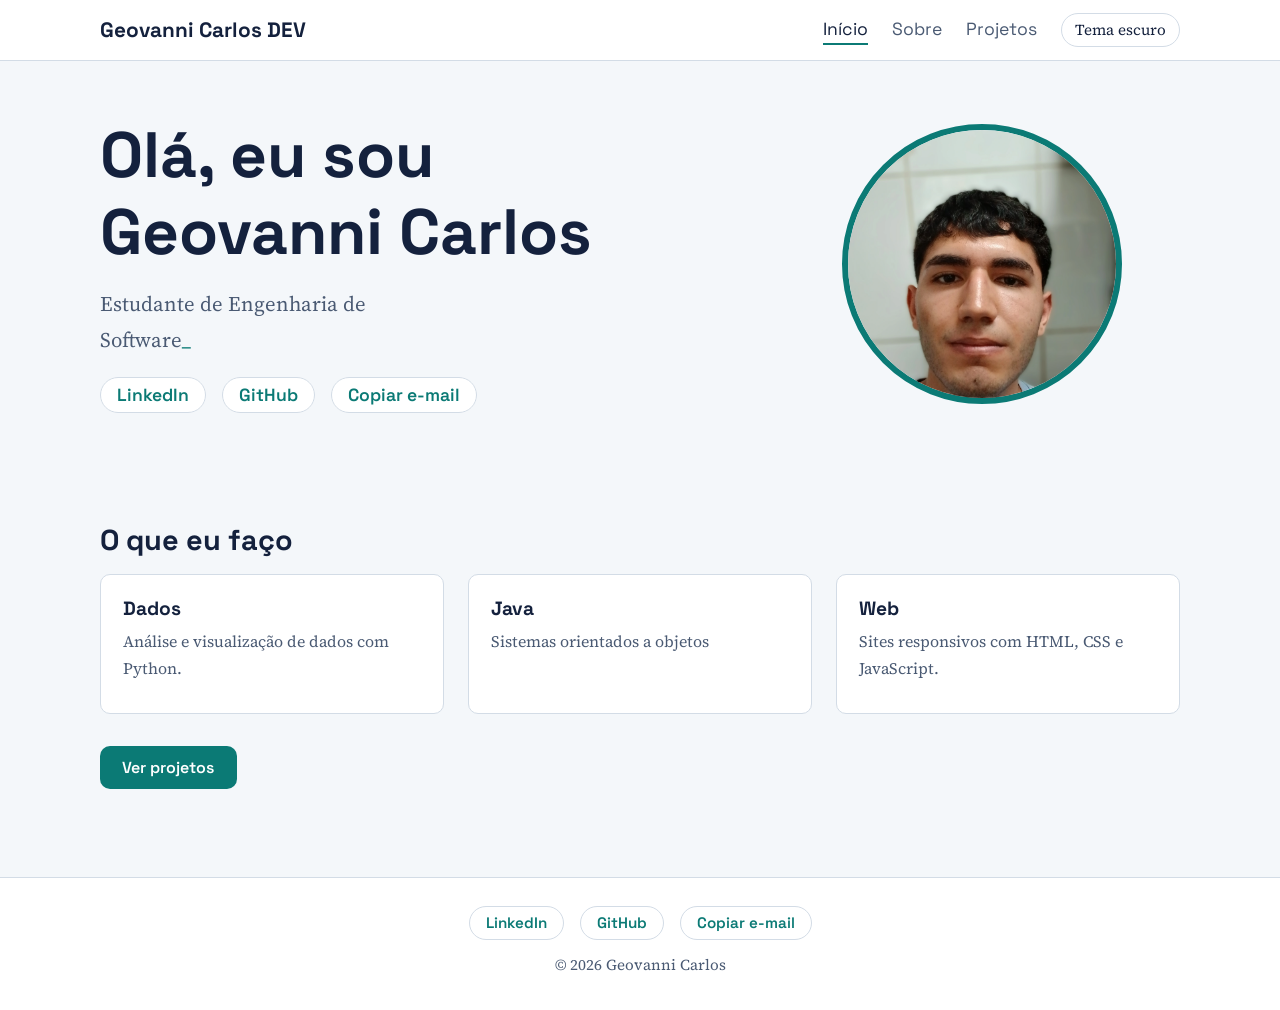
<file: index.html>
<!DOCTYPE html>
<html lang="pt-BR">
<head>
  <meta charset="UTF-8">
  <meta name="viewport" content="width=device-width, initial-scale=1">
  <meta name="description" content="Portfólio de Geovanni Carlos, estudante de Engenharia de Software.">
  <title>Início | Geovanni</title>
  <link rel="shortcut icon" href="img/machine-learning.png" type="image/x-icon">
  <link rel="preconnect" href="https://fonts.googleapis.com">
  <link href="https://fonts.googleapis.com/css2?family=Source+Serif+4&family=Space+Grotesk:wght@500;700&display=swap" rel="stylesheet">
  <link rel="stylesheet" href="css/base.css">
  <link rel="stylesheet" href="css/layout.css">
  <link rel="stylesheet" href="css/componentes.css">
  <link rel="stylesheet" href="css/responsivo.css">
</head>
<body>
  <header class="cabecalho">
    <div class="container">
      <a class="logo" href="index.html">Geovanni Carlos DEV</a>
      <button class="botao-menu" id="botao-menu" aria-label="Abrir menu" aria-expanded="false">☰</button>
      <nav class="menu" id="menu" aria-label="Principal">
        <ul>
          <li><a href="index.html" class="ativo" aria-current="page">Início</a></li>
          <li><a href="sobre.html">Sobre</a></li>
          <li><a href="projetos.html">Projetos</a></li>
          <li><button class="botao-tema" id="botao-tema" type="button">Tema escuro</button></li>
        </ul>
      </nav>
    </div>
  </header>
  <main>
    <section class="hero">
      <div class="container">
        <div>
          <h1>Olá, eu sou <br>Geovanni Carlos</h1>
          <p class="subtitulo cursor">Estudante de Engenharia de Software</p>
          <ul class="redes">
            <li><a href="https://www.linkedin.com/in/geovanni-zucolli-b94245346" target="_blank" rel="noopener">LinkedIn</a></li>
            <li><a href="https://github.com/geovannizucolii" target="_blank" rel="noopener">GitHub</a></li>
            <li><a href="#" id="copiar-email">Copiar e-mail</a></li>
          </ul>
        </div>
        <img class="foto-perfil" src="img/1792072974838.png" alt="Foto de perfil de Geovanni Carlos" width="280" height="280">
      </div>
    </section>
    <section>
      <div class="container">
        <h2>O que eu faço</h2>
        <div class="grade">
          <article class="cartao"><h3>Dados</h3><p>Análise e visualização de dados com Python.</p></article>
          <article class="cartao"><h3>Java</h3><p>Sistemas orientados a objetos</p></article>
          <article class="cartao"><h3>Web</h3><p>Sites responsivos com HTML, CSS e JavaScript.</p></article>
        </div>
        <p style="margin-top:2rem"><a class="botao" href="projetos.html">Ver projetos</a></p>
      </div>
    </section>
  </main>
  <footer class="rodape">
    <div class="container">
      <ul class="redes">
        <li>
          <a href="https://www.linkedin.com/in/geovanni-zucolli-b94245346" target="_blank" rel="noopener">LinkedIn</a>
        </li>
        <li>
          <a href="https://github.com/geovannizucolii" target="_blank" rel="noopener">GitHub</a>
        </li>
        <li>
          <a href="#" id="copiar-email">Copiar e-mail</a>
        </li>
      </ul>
      <p>&copy; <span id="ano">2026</span> Geovanni Carlos</p>
    </div>
  </footer>
  <script src="js/script.js"></script>
</body>
</html>
</file>
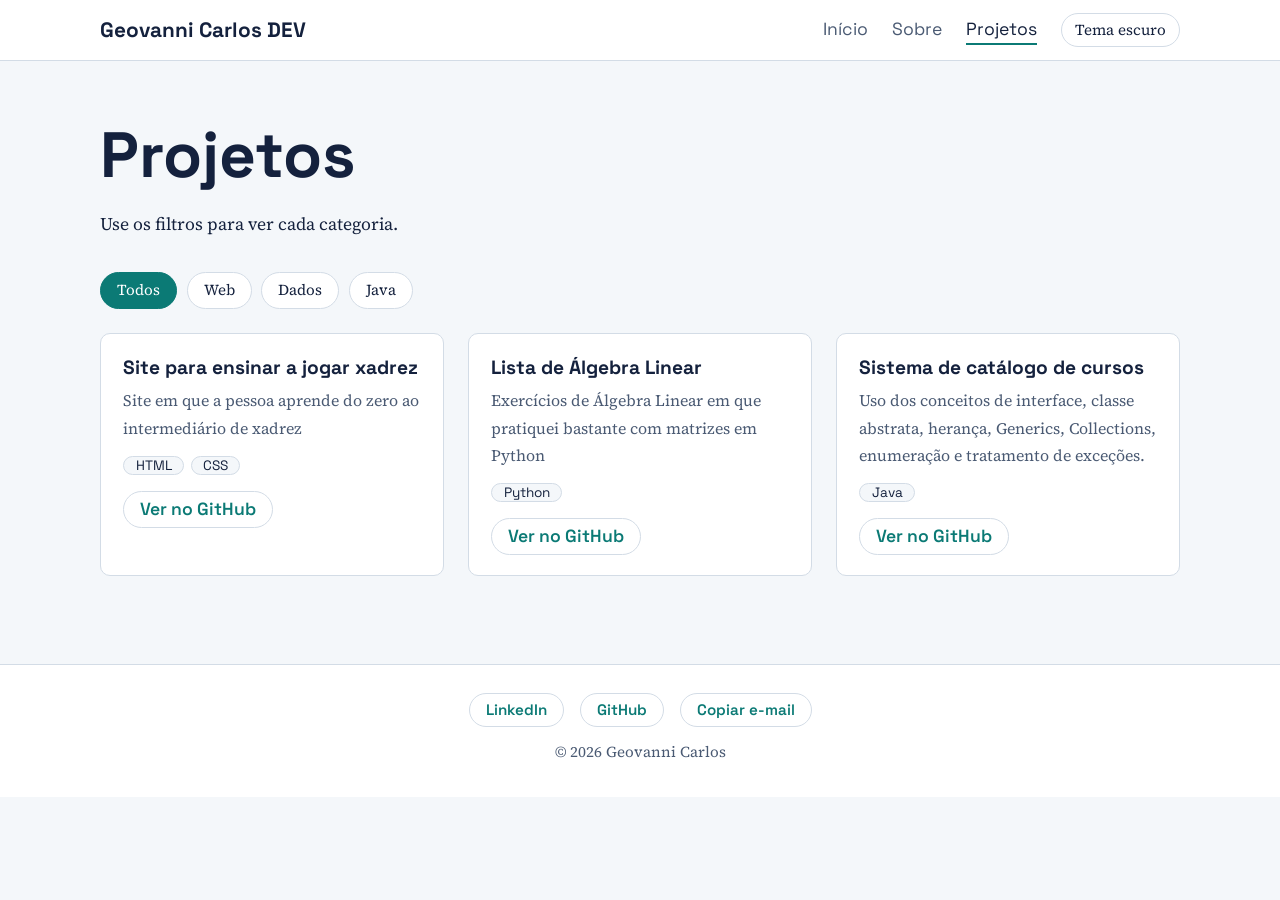
<file: projetos.html>
<!DOCTYPE html>
<html lang="pt-BR">
<head>
  <meta charset="UTF-8">
  <meta name="viewport" content="width=device-width, initial-scale=1">
  <meta name="description" content="Portfólio de Geovanni Carlos, estudante de Engenharia de Software.">
  <title>Projetos | Geovanni</title>
  <link rel="shortcut icon" href="img/machine-learning.png" type="image/x-icon">
  <link rel="preconnect" href="https://fonts.googleapis.com">
  <link href="https://fonts.googleapis.com/css2?family=Source+Serif+4&family=Space+Grotesk:wght@500;700&display=swap" rel="stylesheet">
  <link rel="stylesheet" href="css/base.css">
  <link rel="stylesheet" href="css/layout.css">
  <link rel="stylesheet" href="css/componentes.css">
  <link rel="stylesheet" href="css/responsivo.css">
</head>
<body>
  <header class="cabecalho">
    <div class="container">
      <a class="logo" href="index.html">Geovanni Carlos DEV</a>
      <button class="botao-menu" id="botao-menu" aria-label="Abrir menu" aria-expanded="false">☰</button>
      <nav class="menu" id="menu" aria-label="Principal">
        <ul>
          <li><a href="index.html">Início</a></li>
          <li><a href="sobre.html">Sobre</a></li>
          <li><a href="projetos.html" class="ativo" aria-current="page">Projetos</a></li>
          <li><button class="botao-tema" id="botao-tema" type="button">Tema escuro</button></li>
        </ul>
      </nav>
    </div>
  </header>
  <main>
    <section>
      <div class="container">
        <h1>Projetos</h1>
        <p style="margin:1rem 0 2rem">Use os filtros para ver cada categoria.</p>
        <div class="filtros" role="group" aria-label="Filtrar projetos">
          <button class="ativo" data-filtro="todos" type="button">Todos</button>
          <button data-filtro="web" type="button">Web</button>
          <button data-filtro="dados" type="button">Dados</button>
          <button data-filtro="java" type="button">Java</button>
        </div>
        <div class="grade">
          <article class="cartao" data-categoria="web">
            <h3>Site para ensinar a jogar xadrez</h3>
            <p>Site em que a pessoa aprende do zero ao intermediário de xadrez</p>
            <span class="etiqueta">HTML</span>
            <span class="etiqueta">CSS</span>
            <ul class="redes">
              <li><a href="https://github.com/geovannizucolii/Site_tutorial_xadrez" target="_blank" rel="noopener">Ver no GitHub</a></li>
            </ul>
            
          </article>
          <article class="cartao" data-categoria="dados">
            <h3>Lista de Álgebra Linear</h3>
            <p>Exercícios de Álgebra Linear em que pratiquei bastante com matrizes em Python</p>
            <span class="etiqueta">Python</span>
            <ul class="redes">
              <li><a href="https://github.com/geovannizucolii/lista_algebra_linear" target="_blank" rel="noopener">Ver no GitHub</a></li>
            </ul>
          </article>
          <article class="cartao" data-categoria="java">
            <h3>Sistema de catálogo de cursos</h3>
            <p>Uso dos conceitos de interface, classe abstrata, herança, Generics, Collections, enumeração e tratamento de exceções.</p>
            <span class="etiqueta">Java</span>
            <ul class="redes">
              <li><a href="https://github.com/geovannizucolii/sistema_de_cursos" target="_blank" rel="noopener">Ver no GitHub</a></li>
            </ul>
          </article>
        </div>
      </div>
    </section>
  </main>
  <footer class="rodape">
    <div class="container">
      <ul class="redes">
        <li>
          <a href="https://www.linkedin.com/in/geovanni-zucolli-b94245346" target="_blank" rel="noopener">LinkedIn</a>
        </li>
        <li>
          <a href="https://github.com/geovannizucolii" target="_blank" rel="noopener">GitHub</a>
        </li>
        <li>
          <a href="#" id="copiar-email">Copiar e-mail</a>
        </li>
      </ul>
      <p>&copy; <span id="ano">2026</span> Geovanni Carlos</p>
    </div>
  </footer>
  <script src="js/script.js"></script>
</body>
</html>
</file>
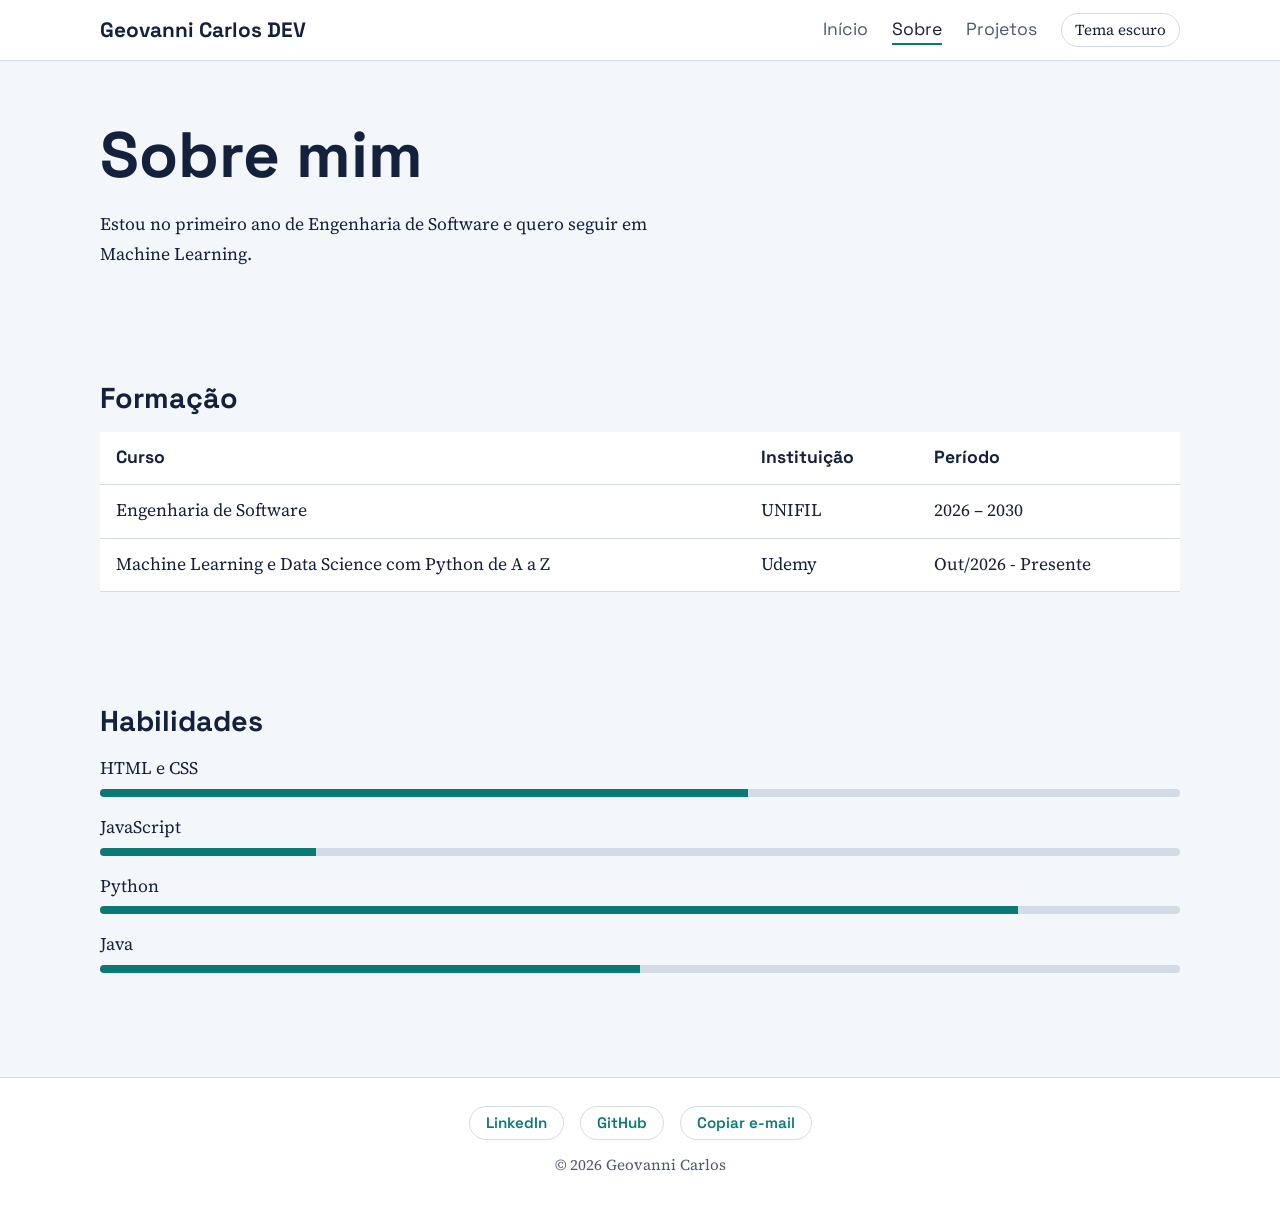
<file: sobre.html>
<!DOCTYPE html>
<html lang="pt-BR">
<head>
  <meta charset="UTF-8">
  <meta name="viewport" content="width=device-width, initial-scale=1">
  <meta name="description" content="Portfólio de Geovanni Carlos, estudante de Engenharia de Software.">
  <title>Sobre | Geovanni</title>
  <link rel="shortcut icon" href="img/machine-learning.png" type="image/x-icon">
  <link rel="preconnect" href="https://fonts.googleapis.com">
  <link href="https://fonts.googleapis.com/css2?family=Source+Serif+4&family=Space+Grotesk:wght@500;700&display=swap" rel="stylesheet">
  <link rel="stylesheet" href="css/base.css">
  <link rel="stylesheet" href="css/layout.css">
  <link rel="stylesheet" href="css/componentes.css">
  <link rel="stylesheet" href="css/responsivo.css">
</head>
<body>
  <header class="cabecalho">
    <div class="container">
      <a class="logo" href="index.html">Geovanni Carlos DEV</a>
      <button class="botao-menu" id="botao-menu" aria-label="Abrir menu" aria-expanded="false">☰</button>
      <nav class="menu" id="menu" aria-label="Principal">
        <ul>
          <li><a href="index.html">Início</a></li>
          <li><a href="sobre.html" class="ativo" aria-current="page">Sobre</a></li>
          <li><a href="projetos.html">Projetos</a></li>
          <li><button class="botao-tema" id="botao-tema" type="button">Tema escuro</button></li>
        </ul>
      </nav>
    </div>
  </header>
  <main>
    <section>
      <div class="container">
        <h1>Sobre mim</h1>
        <p style="margin-top:1rem;max-width:65ch">
          Estou no primeiro ano de Engenharia de Software e quero seguir em Machine Learning.
        </p>
      </div>
    </section>
    <section>
      <div class="container">
        <h2>Formação</h2>
        <div class="tabela-rolavel">
          <table>
            <caption class="escondido">Formação acadêmica</caption>
            <thead><tr><th scope="col">Curso</th><th scope="col">Instituição</th><th scope="col">Período</th></tr></thead>
            <tbody>
              <tr><td>Engenharia de Software</td><td>UNIFIL</td><td>2026 – 2030</td></tr>
              <tr><td>Machine Learning e Data Science com Python de A a Z</td><td>Udemy</td><td>Out/2026 - Presente</td></tr>
            </tbody>
          </table>
        </div>
      </div>
    </section>
    <section>
      <div class="container">
        <h2>Habilidades</h2>
        <div id="habilidades">
          <p>HTML e CSS</p><div class="barra"><span data-nivel="60"></span></div>
          <p>JavaScript</p><div class="barra"><span data-nivel="20"></span></div>
          <p>Python</p><div class="barra"><span data-nivel="85"></span></div>
          <p>Java</p><div class="barra"><span data-nivel="50"></span></div>
        </div>
      </div>
    </section>
  </main>
  <footer class="rodape">
    <div class="container">
      <ul class="redes">
        <li>
          <a href="https://www.linkedin.com/in/geovanni-zucolli-b94245346" target="_blank" rel="noopener">LinkedIn</a>
        </li>
        <li>
          <a href="https://github.com/geovannizucolii" target="_blank" rel="noopener">GitHub</a>
        </li>
        <li>
          <a href="#" id="copiar-email">Copiar e-mail</a>
        </li>
      </ul>
      <p>&copy; <span id="ano">2026</span> Geovanni Carlos</p>
    </div>
  </footer>
  <script src="js/script.js"></script>
</body>
</html>
</file>
<file: css/base.css>
/* Variáveis, reset e tipografia */

:root{
  --cor-fundo:#f4f7fa; --cor-superficie:#fff; --cor-texto:#14213d;
  --cor-suave:#4a5a73; --cor-destaque:#0b7a75; --cor-borda:#d3dce6;
  --fonte-titulo:"Space Grotesk","Segoe UI",sans-serif;
  --fonte-texto:"Source Serif 4",Georgia,serif;
  --largura:1080px; --raio:10px;
}

body.tema-escuro{
  --cor-fundo:#0f1724; --cor-superficie:#18233a; --cor-texto:#e8eef6;
  --cor-suave:#9fb0c7; --cor-destaque:#4fd1c5; --cor-borda:#2a3a57;
}

*{
  box-sizing:border-box;
  margin:0;
  padding:0
}

html{
  scroll-behavior:smooth
}

body{
  background:var(--cor-fundo);
  color:var(--cor-texto);
  font:1.1rem/1.7 var(--fonte-texto);
  transition:background .3s,color .3s
}

h1,h2,h3{
  font-family:var(--fonte-titulo);
  line-height:1.2
}

h1{
  font-size:clamp(2.2rem,6vw,4rem)
}

h2{
  font-size:1.8rem;
  margin-bottom:1rem
}

h3{
  font-size:1.2rem
}

a{
  color:var(--cor-destaque)
}

a:focus-visible,button:focus-visible{
  outline:3px solid var(--cor-destaque);
  outline-offset:2px
}

.container{
  width:min(var(--largura),92%);
  margin-inline:auto
}

section{
  padding:3.5rem 0
}
</file>
<file: css/layout.css>
/* Cabeçalho, menu, hero, grade e rodapé */

.cabecalho{
  position:sticky;
  top:0;
  z-index:10;
  background:var(--cor-superficie);
  border-bottom:1px solid var(--cor-borda)
}

.cabecalho .container{
  display:flex;
  align-items:center;
  justify-content:space-between;
  padding:.8rem 0
}

.logo{
  font:700 1.3rem var(--fonte-titulo);
  text-decoration:none;
  color:var(--cor-texto)
}

.menu ul{
  display:flex;gap:1.5rem;
  list-style:none;
  align-items:center
}

.menu a{
  font-family:var(--fonte-titulo);
  text-decoration:none;
  color:var(--cor-suave);
  padding-bottom:.2rem;
  border-bottom:2px solid transparent;
  transition:color .2s,border-color .2s
}

.menu a:hover,.menu a.ativo{
  color:var(--cor-texto);
  border-color:var(--cor-destaque)
}

.botao-menu{
  display:none;
  background:none;
  border:1px solid var(--cor-borda);
  color:var(--cor-texto);
  font-size:1.4rem;
  border-radius:var(--raio);
  padding:.2rem .7rem;
  cursor:pointer
}

.botao-tema{
  background:none;
  border:1px solid var(--cor-borda);
  color:var(--cor-texto);
  border-radius:999px;
  padding:.2rem .8rem;
  cursor:pointer;
  font:inherit;
  font-size:.95rem
}

.hero .container{
  display:grid;
  grid-template-columns:1.6fr 1fr;
  gap:3rem;
  align-items:center
}

.hero p.subtitulo{
  font-size:1.3rem;
  color:var(--cor-suave);
  margin:1rem 0 1.5rem;
  max-width:34ch
}

.cursor::after{
  content:"_";
  color:var(--cor-destaque);
  animation:piscar 1s steps(1) infinite
}

@keyframes piscar{
  50%{opacity:0}
}

.foto-perfil{
  width:100%;
  max-width:280px;
  aspect-ratio:1;
  border-radius:50%;
  border:6px solid var(--cor-destaque);
  object-fit:cover;
  justify-self:center;
  animation:entrada 1s ease both
}

@keyframes entrada{
  from{
    opacity:0;
    transform:scale(.85)}to{opacity:1;transform:none}
}

.grade{
  display:grid;
  grid-template-columns:repeat(auto-fit,minmax(260px,1fr));
  gap:1.5rem
}

.rodape{
  background:var(--cor-superficie);
  border-top:1px solid var(--cor-borda);
  padding:2rem 0;
  margin-top:2rem;
  text-align:center;
  color:var(--cor-suave);
  font-size:.95rem
}

.rodape .redes{
  justify-content:center;
  margin-bottom:1rem
}
</file>
<file: css/componentes.css>
/* Botões, cartões, tabela e barras */

.botao{
  display:inline-block;
  background:var(--cor-destaque);
  color:#fff;
  font:600 1rem var(--fonte-titulo);
  padding:.7rem 1.4rem;
  border:0;
  border-radius:var(--raio);
  text-decoration:none;
  cursor:pointer;
  transition:transform .2s,filter .2s
}

body.tema-escuro .botao{
  color:#0f1724
}

.botao:hover{
  transform:translateY(-3px);
  filter:brightness(1.1)
}

.redes{
  display:flex;
  gap:1rem;
  list-style:none;
  flex-wrap:wrap
}

.redes a{
  font-family:var(--fonte-titulo);
  font-weight:600;
  text-decoration:none;
  border:1px solid var(--cor-borda);
  padding:.4rem 1rem;
  border-radius:999px;
  background:var(--cor-superficie);
  transition:background .2s,color .2s
}

.redes a:hover{
  background:var(--cor-destaque);
  color:#fff
}

.cartao{
  background:var(--cor-superficie);
  border:1px solid var(--cor-borda);
  border-radius:var(--raio);
  padding:1.4rem;
  transition:transform .25s,border-color .25s
}

.cartao:hover{
  transform:translateY(-4px);
  border-color:var(--cor-destaque)
}

.cartao p{
  color:var(--cor-suave);
  font-size:1rem;
  margin:.5rem 0
}

.etiqueta{
  display:inline-block;
  font:.85rem var(--fonte-titulo);
  background:var(--cor-fundo);
  border:1px solid var(--cor-borda);
  border-radius:999px;
  padding:0 .7rem;
  margin:.2rem .2rem 0 0
}

.filtros{
  display:flex;
  gap:.6rem;
  flex-wrap:wrap;
  margin-bottom:1.5rem
}

.filtros button{
  font:inherit;
  font-size:.95rem;
  background:var(--cor-superficie);
  color:var(--cor-texto);
  border:1px solid var(--cor-borda);
  border-radius:999px;
  padding:.3rem 1rem;
  cursor:pointer
}

.filtros button.ativo{
  background:var(--cor-destaque);
  color:#fff;
  border-color:var(--cor-destaque)
}

.escondido{
  display:none
}

.tabela-rolavel{
  overflow-x:auto
}

table{
  width:100%;
  border-collapse:collapse;
  background:var(--cor-superficie)
}

th,td{
  text-align:left;
  padding:.7rem 1rem;
  border-bottom:1px solid var(--cor-borda)
}

th{
  font-family:var(--fonte-titulo)
}

tbody tr:hover{
  background:var(--cor-fundo)
}

.barra{
  height:8px;
  background:var(--cor-borda);
  border-radius:99px;
  overflow:hidden;
  margin:.3rem 0 1rem
}

.barra span{
  display:block;
  height:100%;
  width:0;
  background:var(--cor-destaque);
  transition:width 1.2s ease
}

.cartao .redes{
  margin-top:1rem
}
</file>
<file: css/responsivo.css>
/*Responsividade*/

@media (max-width:768px){
  .botao-menu{
    display:block
  }
  .menu{
    display:none;
    position:absolute;
    top:100%;
    left:0;
    right:0;
    background:var(--cor-superficie);
    border-bottom:1px solid var(--cor-borda);
    padding:1rem 4%
  }

  .menu.aberto{
    display:block
  }
  .menu ul{
    flex-direction:column;
    align-items:flex-start
  }

  .hero .container{
    grid-template-columns:1fr;
    text-align:center
  }
  .hero p.subtitulo{
    margin-inline:auto
  }
  .hero .redes{
    justify-content:center
  }
  .foto-perfil{
    order:-1;
    max-width:200px
  }
}

@media (prefers-reduced-motion:reduce){
  *{
    animation:none!important;
    transition:none!important
  }
}
</file>
